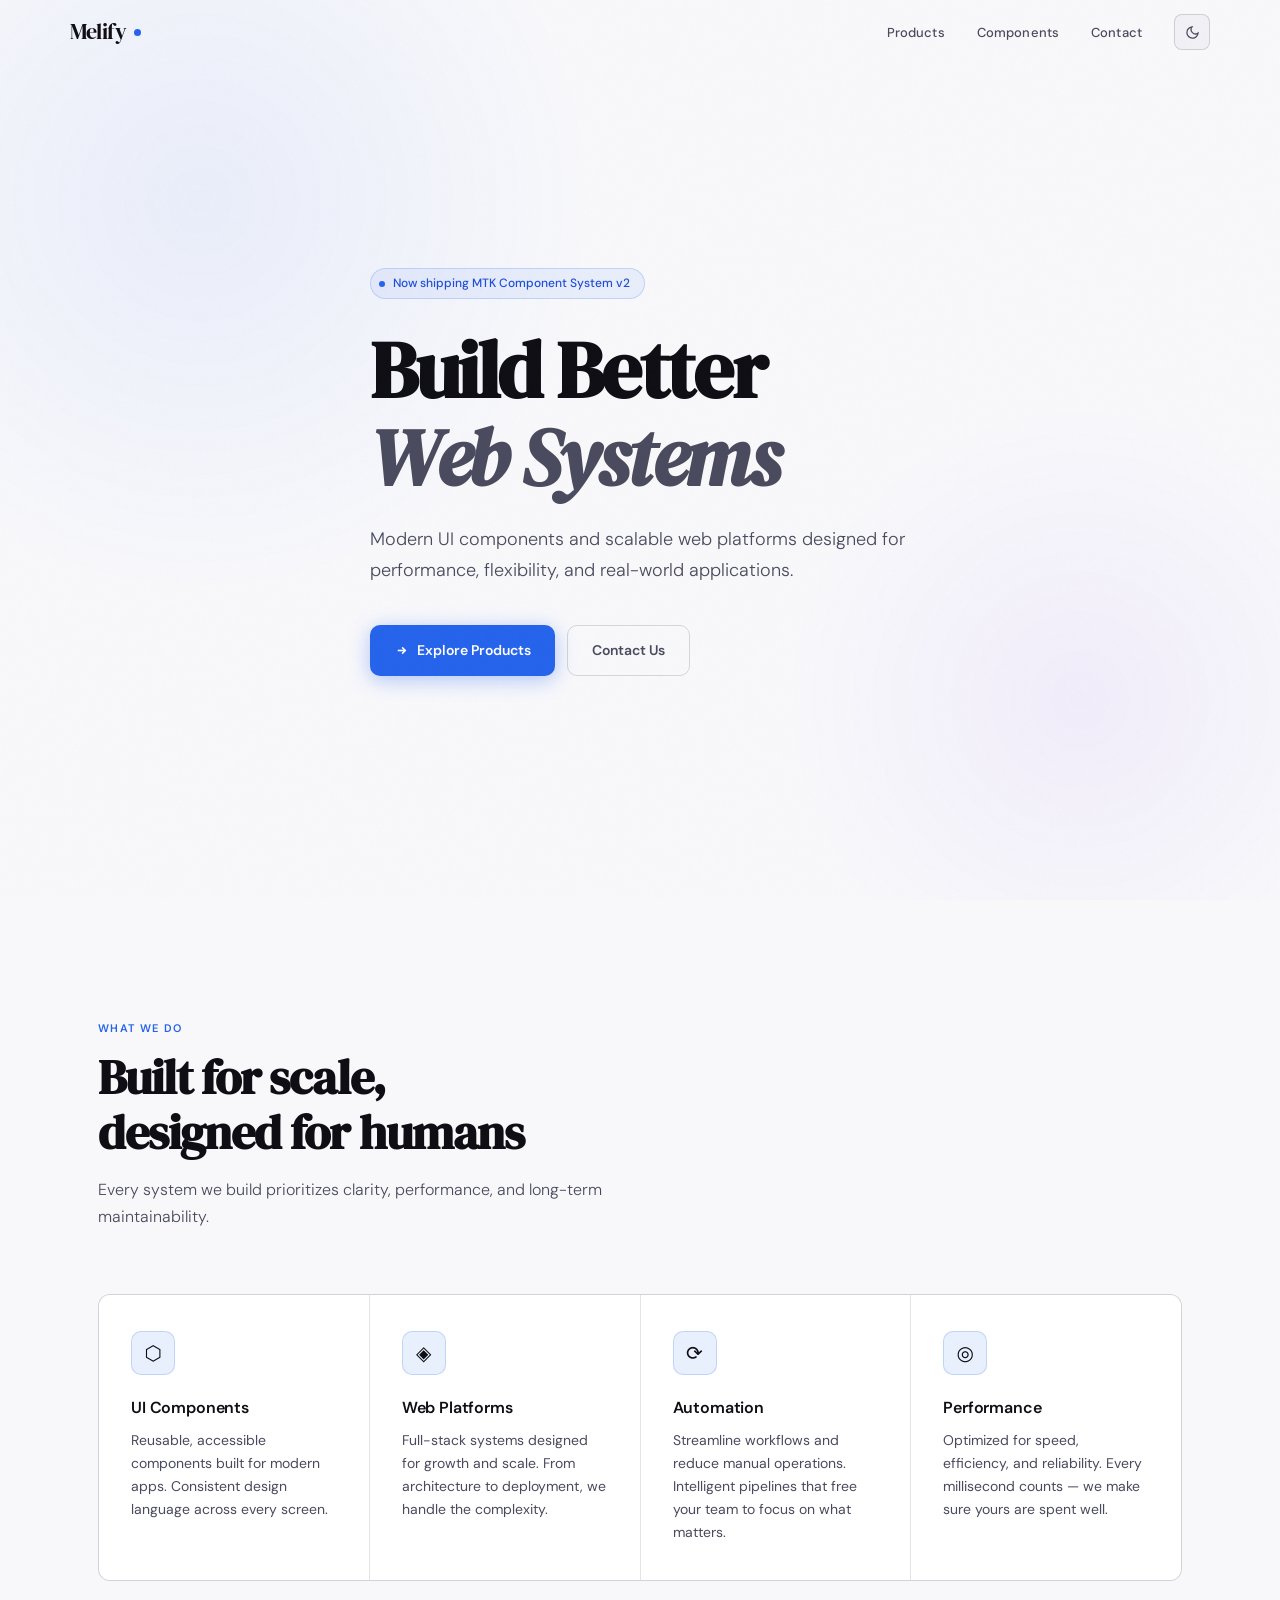
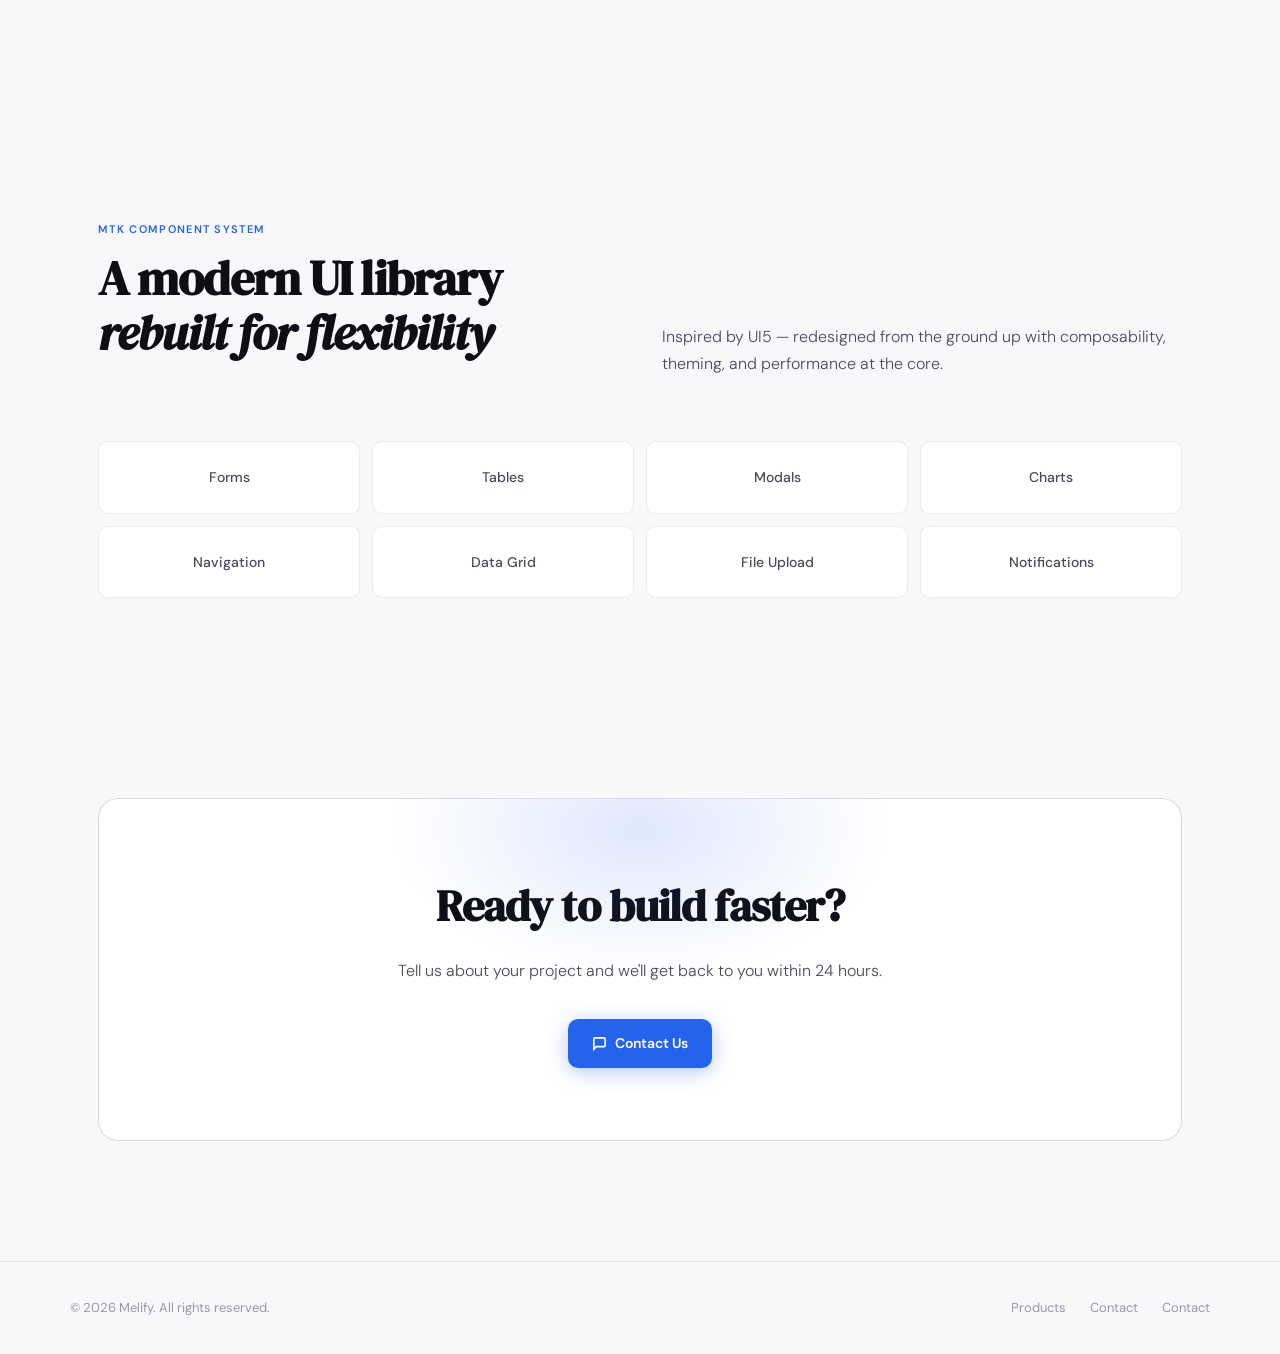
<file: claude/index.html>
<!DOCTYPE html>
<html lang="en">
<head>
<meta charset="UTF-8" />
<meta name="viewport" content="width=device-width, initial-scale=1.0" />
<title>Melify — Modern Web Systems</title>
<link rel="preconnect" href="https://fonts.googleapis.com">
<link rel="preconnect" href="https://fonts.gstatic.com" crossorigin>
<link href="https://fonts.googleapis.com/css2?family=DM+Serif+Display:ital@0;1&family=DM+Sans:ital,opsz,wght@0,9..40,300;0,9..40,400;0,9..40,500;0,9..40,600;1,9..40,300&display=swap" rel="stylesheet">
<link rel="stylesheet" href="styles.css">
</head>
<body>

<div class="bg-mesh"></div>

<nav id="mainNav">
  <div class="nav-inner">
    <a href="index.html" class="nav-logo">Melify<span class="nav-logo-dot"></span></a>
    <ul class="nav-links">
      <li><a href="#services">Products</a></li>
      <li><a href="#components">Components</a></li>
      <li><a href="contact.html">Contact</a></li>
      <li>
        <button class="theme-toggle" id="themeToggle" title="Toggle light/dark mode" aria-label="Toggle theme">
          <svg id="themeIcon" width="15" height="15" viewBox="0 0 24 24" fill="none" stroke="currentColor" stroke-width="2">
            <path d="M21 12.79A9 9 0 1 1 11.21 3 7 7 0 0 0 21 12.79z"/>
          </svg>
        </button>
      </li>
    </ul>
  </div>
</nav>

<section class="hero">
  <div class="container">
    <div class="hero-inner">
      <div class="hero-badge"><span class="hero-badge-dot"></span>Now shipping MTK Component System v2</div>
      <h1>Build Better<br><em>Web Systems</em></h1>
      <p class="hero-sub">Modern UI components and scalable web platforms designed for performance, flexibility, and real-world applications.</p>
      <div class="hero-actions">
        <a href="#services" class="btn btn-primary">
          <svg width="15" height="15" viewBox="0 0 24 24" fill="none" stroke="currentColor" stroke-width="2.5"><polyline points="13 17 18 12 13 7"/><line x1="6" y1="12" x2="18" y2="12"/></svg>
          Explore Products
        </a>
        <a href="contact.html" class="btn btn-ghost">Contact Us</a>
      </div>
    </div>
  </div>
</section>

<section class="services" id="services">
  <div class="container">
    <div class="reveal">
      <div class="section-label">What We Do</div>
      <h2 class="section-title">Built for scale,<br>designed for humans</h2>
      <p class="section-sub">Every system we build prioritizes clarity, performance, and long-term maintainability.</p>
    </div>
    <div class="services-grid">
      <div class="service-card reveal reveal-delay-1"><div class="service-icon">⬡</div><h3>UI Components</h3><p>Reusable, accessible components built for modern apps. Consistent design language across every screen.</p></div>
      <div class="service-card reveal reveal-delay-2"><div class="service-icon">◈</div><h3>Web Platforms</h3><p>Full-stack systems designed for growth and scale. From architecture to deployment, we handle the complexity.</p></div>
      <div class="service-card reveal reveal-delay-3"><div class="service-icon">⟳</div><h3>Automation</h3><p>Streamline workflows and reduce manual operations. Intelligent pipelines that free your team to focus on what matters.</p></div>
      <div class="service-card reveal reveal-delay-4"><div class="service-icon">◎</div><h3>Performance</h3><p>Optimized for speed, efficiency, and reliability. Every millisecond counts — we make sure yours are spent well.</p></div>
    </div>
  </div>
</section>

<section class="components" id="components">
  <div class="container">
    <div class="components-header">
      <div class="reveal">
        <div class="section-label">MTK Component System</div>
        <h2 class="section-title">A modern UI library<br><em>rebuilt for flexibility</em></h2>
      </div>
      <p class="section-sub reveal reveal-delay-1">Inspired by UI5 — redesigned from the ground up with composability, theming, and performance at the core.</p>
    </div>
    <div class="components-grid">
      <div class="component-pill reveal reveal-delay-1">Forms</div>
      <div class="component-pill reveal reveal-delay-2">Tables</div>
      <div class="component-pill reveal reveal-delay-3">Modals</div>
      <div class="component-pill reveal reveal-delay-4">Charts</div>
      <div class="component-pill reveal reveal-delay-1">Navigation</div>
      <div class="component-pill reveal reveal-delay-2">Data Grid</div>
      <div class="component-pill reveal reveal-delay-3">File Upload</div>
      <div class="component-pill reveal reveal-delay-4">Notifications</div>
    </div>
  </div>
</section>

<section class="cta-strip">
  <div class="container">
    <div class="cta-box reveal">
      <h2>Ready to build faster?</h2>
      <p>Tell us about your project and we'll get back to you within 24 hours.</p>
      <div class="cta-actions">
        <a href="contact.html" class="btn btn-primary">
          <svg width="15" height="15" viewBox="0 0 24 24" fill="none" stroke="currentColor" stroke-width="2.5"><path d="M21 15a2 2 0 0 1-2 2H7l-4 4V5a2 2 0 0 1 2-2h14a2 2 0 0 1 2 2z"/></svg>
          Contact Us
        </a>
      </div>
    </div>
  </div>
</section>

<footer>
  <div class="footer-inner">
    <span class="footer-copy">© 2026 Melify. All rights reserved.</span>
    <div class="footer-links">
      <a href="#services">Products</a>
      <a href="contact.html">Contact</a>
      <a href="contact.html">Contact</a>
    </div>
  </div>
</footer>

<script src="app.js"></script>
</body>
</html>
</file>
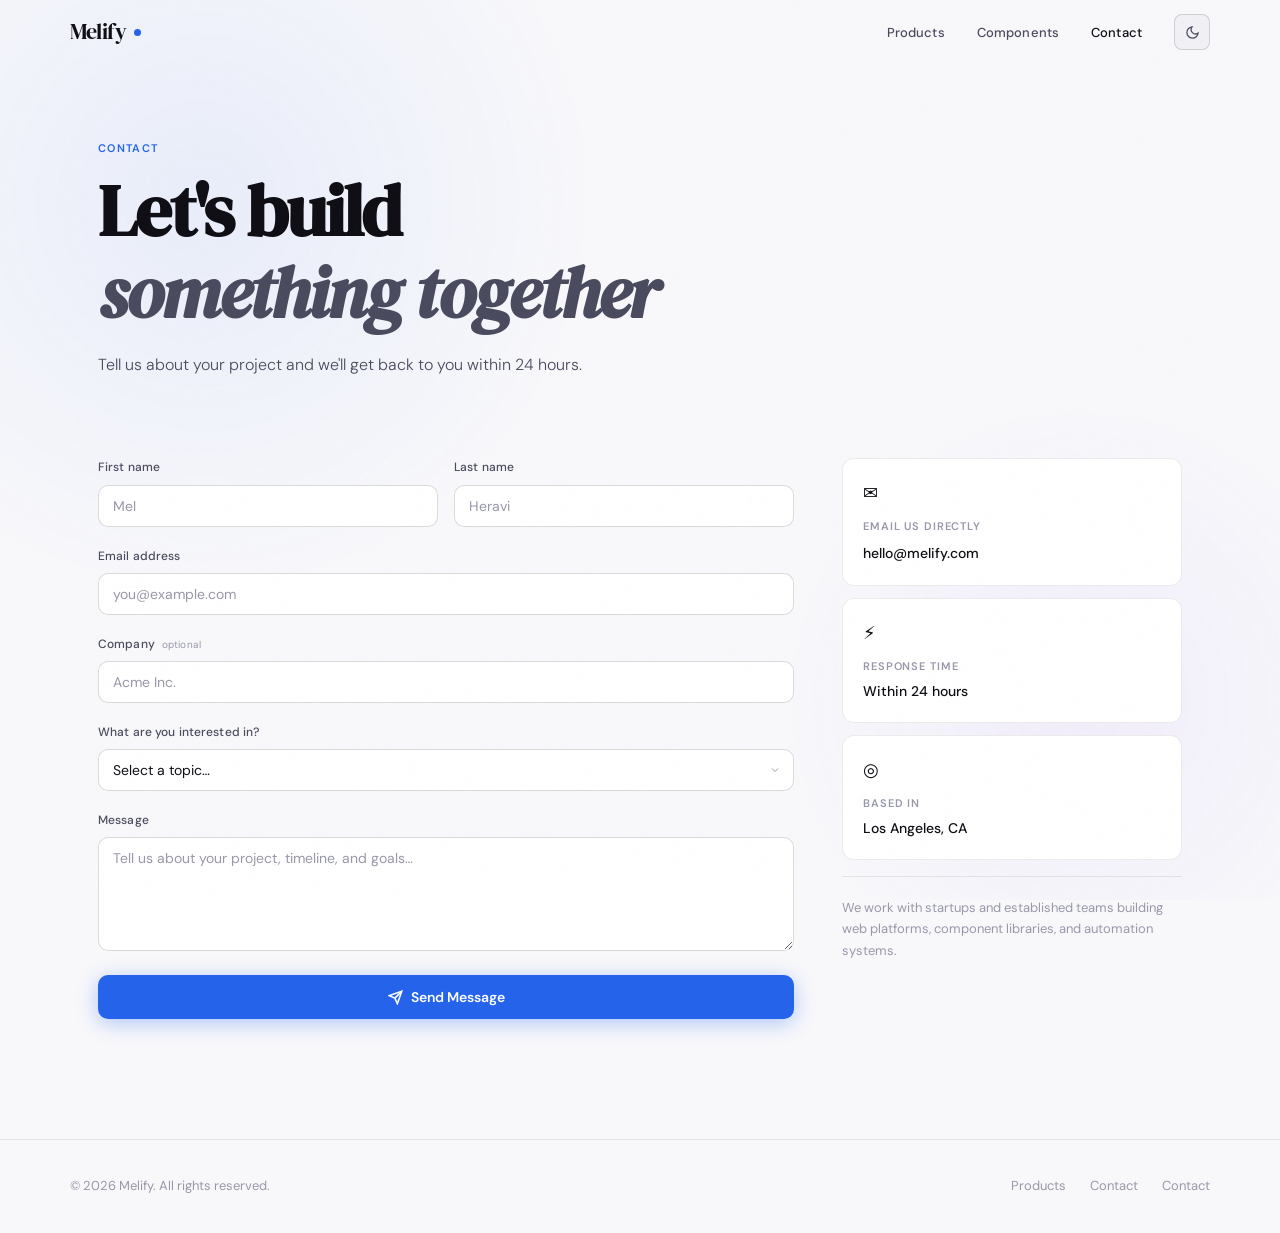
<file: claude/contact.html>
<!DOCTYPE html>
<html lang="en">
<head>
<meta charset="UTF-8" />
<meta name="viewport" content="width=device-width, initial-scale=1.0" />
<title>Contact — Melify</title>
<link rel="preconnect" href="https://fonts.googleapis.com">
<link rel="preconnect" href="https://fonts.gstatic.com" crossorigin>
<link href="https://fonts.googleapis.com/css2?family=DM+Serif+Display:ital@0;1&family=DM+Sans:ital,opsz,wght@0,9..40,300;0,9..40,400;0,9..40,500;0,9..40,600;1,9..40,300&display=swap" rel="stylesheet">
<link rel="stylesheet" href="styles.css">
</head>
<body>

<div class="bg-mesh"></div>

<nav id="mainNav">
  <div class="nav-inner">
    <a href="index.html" class="nav-logo">Melify<span class="nav-logo-dot"></span></a>
    <ul class="nav-links">
      <li><a href="index.html#services">Products</a></li>
      <li><a href="index.html#components">Components</a></li>
      <li><a href="contact.html" class="nav-active">Contact</a></li>
      <li>
        <button class="theme-toggle" id="themeToggle" title="Toggle light/dark mode" aria-label="Toggle theme">
          <svg id="themeIcon" width="15" height="15" viewBox="0 0 24 24" fill="none" stroke="currentColor" stroke-width="2">
            <path d="M21 12.79A9 9 0 1 1 11.21 3 7 7 0 0 0 21 12.79z"/>
          </svg>
        </button>
      </li>
    </ul>
  </div>
</nav>

<section class="contact-hero">
  <div class="container">
    <div class="contact-hero-inner">
      <div class="section-label">Contact</div>
      <h1 class="section-title" style="font-family:var(--serif);font-size:clamp(40px,6vw,72px);letter-spacing:-0.03em;margin-bottom:16px;">
        Let's build<br><em style="color:var(--text-2)">something together</em>
      </h1>
      <p class="section-sub">Tell us about your project and we'll get back to you within 24 hours.</p>
    </div>
  </div>
</section>

<section class="contact-body">
  <div class="container">
    <div class="contact-grid">

      <!-- ── Form ── -->
      <div class="contact-form-wrap reveal">
        <form class="contact-form" id="contactForm" novalidate>
          <div class="form-row">
            <div class="form-field">
              <label for="fname">First name</label>
              <input type="text" id="fname" name="fname" placeholder="Mel" autocomplete="given-name" required />
            </div>
            <div class="form-field">
              <label for="lname">Last name</label>
              <input type="text" id="lname" name="lname" placeholder="Heravi" autocomplete="family-name" />
            </div>
          </div>
          <div class="form-field">
            <label for="email">Email address</label>
            <input type="email" id="email" name="email" placeholder="you@example.com" autocomplete="email" required />
          </div>
          <div class="form-field">
            <label for="company">Company <span class="form-optional">optional</span></label>
            <input type="text" id="company" name="company" placeholder="Acme Inc." autocomplete="organization" />
          </div>
          <div class="form-field">
            <label for="subject">What are you interested in?</label>
            <select id="subject" name="subject">
              <option value="" disabled selected>Select a topic…</option>
              <option value="ui">UI Components</option>
              <option value="platform">Web Platform</option>
              <option value="automation">Automation</option>
              <option value="performance">Performance</option>
              <option value="other">Other</option>
            </select>
          </div>
          <div class="form-field">
            <label for="message">Message</label>
            <textarea id="message" name="message" rows="5" placeholder="Tell us about your project, timeline, and goals…" required></textarea>
          </div>
          <button type="submit" class="btn btn-primary contact-submit" id="submitBtn">
            <svg width="15" height="15" viewBox="0 0 24 24" fill="none" stroke="currentColor" stroke-width="2.5">
              <line x1="22" y1="2" x2="11" y2="13"/><polygon points="22 2 15 22 11 13 2 9 22 2"/>
            </svg>
            Send Message
          </button>
          <div class="form-success" id="formSuccess">
            <svg width="18" height="18" viewBox="0 0 24 24" fill="none" stroke="currentColor" stroke-width="2.5">
              <polyline points="20 6 9 17 4 12"/>
            </svg>
            Message sent — we'll be in touch soon!
          </div>
          <div class="form-error" id="formError">Please fill in all required fields.</div>
        </form>
      </div>

      <!-- ── Info ── -->
      <div class="contact-info reveal reveal-delay-2">
        <div class="contact-info-card">
          <div class="contact-info-icon">✉</div>
          <div class="contact-info-label">Email us directly</div>
          <a href="mailto:hello@melify.com" class="contact-info-value">hello@melify.com</a>
        </div>
        <div class="contact-info-card">
          <div class="contact-info-icon">⚡</div>
          <div class="contact-info-label">Response time</div>
          <div class="contact-info-value">Within 24 hours</div>
        </div>
        <div class="contact-info-card">
          <div class="contact-info-icon">◎</div>
          <div class="contact-info-label">Based in</div>
          <div class="contact-info-value">Los Angeles, CA</div>
        </div>
        <div class="contact-info-divider"></div>
        <p class="contact-info-note">
          We work with startups and established teams building web platforms, component libraries, and automation systems.
        </p>
      </div>

    </div>
  </div>
</section>

<footer>
  <div class="footer-inner">
    <span class="footer-copy">© 2026 Melify. All rights reserved.</span>
    <div class="footer-links">
      <a href="index.html#services">Products</a>
      <a href="contact.html">Contact</a>
      <a href="contact.html">Contact</a>
    </div>
  </div>
</footer>

<script src="app.js"></script>
<script>
// ── Contact form ────────────────────────────────────────────────────────────
document.getElementById('contactForm').addEventListener('submit', function(e) {
  e.preventDefault();
  const fname   = document.getElementById('fname').value.trim();
  const email   = document.getElementById('email').value.trim();
  const message = document.getElementById('message').value.trim();
  const errEl   = document.getElementById('formError');
  const sucEl   = document.getElementById('formSuccess');
  const btn     = document.getElementById('submitBtn');

  errEl.classList.remove('show');
  sucEl.classList.remove('show');

  if (!fname || !email || !message) {
    errEl.classList.add('show');
    return;
  }

  // Simulate send
  btn.disabled = true;
  btn.innerHTML = '<svg width="15" height="15" viewBox="0 0 24 24" fill="none" stroke="currentColor" stroke-width="2.5"><path d="M12 2v4M12 18v4M4.93 4.93l2.83 2.83M16.24 16.24l2.83 2.83M2 12h4M18 12h4M4.93 19.07l2.83-2.83M16.24 7.76l2.83-2.83"/></svg> Sending…';

  setTimeout(() => {
    sucEl.classList.add('show');
    btn.disabled = false;
    btn.innerHTML = '<svg width="15" height="15" viewBox="0 0 24 24" fill="none" stroke="currentColor" stroke-width="2.5"><line x1="22" y1="2" x2="11" y2="13"/><polygon points="22 2 15 22 11 13 2 9 22 2"/></svg> Send Message';
    document.getElementById('contactForm').reset();
  }, 1200);
});
</script>
</body>
</html>
</file>
<file: claude/styles.css>
/* ── Reset & Base ─────────────────────────────────────────────────────────── */
*, *::before, *::after { box-sizing: border-box; margin: 0; padding: 0; }

:root {
  --bg:          #08080a;
  --bg-1:        #0e0e12;
  --bg-2:        #141418;
  --border:      rgba(255,255,255,0.07);
  --border-hi:   rgba(255,255,255,0.13);
  --text:        #f0f0f2;
  --text-2:      #9898a8;
  --text-3:      #52525e;
  --accent:      #2563eb;
  --accent-2:    #7c3aed;
  --accent-glow: rgba(37,99,235,0.25);
  --serif:       'DM Serif Display', Georgia, serif;
  --sans:        'DM Sans', system-ui, sans-serif;
  --radius:      12px;
}

/* ── Light theme ─────────────────────────────────────────────────────────── */
html.light {
  --bg:          #f8f8fb;
  --bg-1:        #ffffff;
  --bg-2:        #f0f0f5;
  --border:      rgba(0,0,0,0.08);
  --border-hi:   rgba(0,0,0,0.14);
  --text:        #0e0e14;
  --text-2:      #4a4a5e;
  --text-3:      #9898aa;
  --accent:      #2563eb;
  --accent-2:    #7c3aed;
  --accent-glow: rgba(37,99,235,0.15);
}
html.light body { background: var(--bg); }
html.light nav.scrolled {
  background: rgba(248,248,251,0.88);
  border-bottom: 1px solid var(--border);
}
html.light .bg-mesh::before {
  background: radial-gradient(circle, rgba(37,99,235,0.07) 0%, transparent 70%);
}
html.light .bg-mesh::after {
  background: radial-gradient(circle, rgba(124,58,237,0.06) 0%, transparent 70%);
}
html.light .hero-badge {
  background: rgba(37,99,235,0.07);
  border-color: rgba(37,99,235,0.2);
  color: #1d4ed8;
}
html.light .hero-badge-dot { background: #2563eb; }
html.light .services-grid  { background: var(--border); }
html.light .service-card   { background: var(--bg-1); }
html.light .service-card:hover { background: var(--bg-2); }

html { scroll-behavior: smooth; }

/* ── Global theme transitions ─────────────────────────────────────────────── */
*, *::before, *::after {
  transition: background-color 220ms ease, border-color 220ms ease, color 220ms ease;
}
.btn, .service-card, .component-pill, .reveal, .nav-cta {
  transition: background-color 220ms ease, border-color 220ms ease,
              color 220ms ease, transform 160ms ease,
              box-shadow 160ms ease, opacity 0.65s ease;
}

/* ── Theme toggle ─────────────────────────────────────────────────────────── */
.theme-toggle {
  width: 36px;
  height: 36px;
  border-radius: 8px;
  background: var(--bg-2);
  border: 1px solid var(--border-hi);
  cursor: pointer;
  display: flex;
  align-items: center;
  justify-content: center;
  color: var(--text-2);
  flex-shrink: 0;
  transition: background 180ms, border-color 180ms, color 180ms, transform 180ms;
}
.theme-toggle:hover {
  color: var(--text);
  background: var(--bg-1);
  transform: scale(1.05);
}

/* ── Body & base ──────────────────────────────────────────────────────────── */
body {
  font-family: var(--sans);
  background: var(--bg);
  color: var(--text);
  line-height: 1.6;
  overflow-x: hidden;
  -webkit-font-smoothing: antialiased;
}
a { text-decoration: none; color: inherit; }

/* ── Noise texture overlay ────────────────────────────────────────────────── */
body::before {
  content: '';
  position: fixed;
  inset: 0;
  background-image: url("data:image/svg+xml,%3Csvg viewBox='0 0 256 256' xmlns='http://www.w3.org/2000/svg'%3E%3Cfilter id='noise'%3E%3CfeTurbulence type='fractalNoise' baseFrequency='0.9' numOctaves='4' stitchTiles='stitch'/%3E%3C/filter%3E%3Crect width='100%25' height='100%25' filter='url(%23noise)' opacity='0.04'/%3E%3C/svg%3E");
  pointer-events: none;
  z-index: 999;
  opacity: 0.4;
}

/* ── Gradient mesh background ─────────────────────────────────────────────── */
.bg-mesh {
  position: fixed;
  inset: 0;
  pointer-events: none;
  z-index: 0;
  overflow: hidden;
}
.bg-mesh::before {
  content: '';
  position: absolute;
  width: 800px;
  height: 800px;
  border-radius: 50%;
  background: radial-gradient(circle, rgba(37,99,235,0.12) 0%, transparent 70%);
  top: -200px;
  left: -200px;
  animation: drift1 20s ease-in-out infinite alternate;
}
.bg-mesh::after {
  content: '';
  position: absolute;
  width: 600px;
  height: 600px;
  border-radius: 50%;
  background: radial-gradient(circle, rgba(124,58,237,0.1) 0%, transparent 70%);
  bottom: -100px;
  right: -100px;
  animation: drift2 25s ease-in-out infinite alternate;
}
@keyframes drift1 {
  from { transform: translate(0, 0) scale(1); }
  to   { transform: translate(80px, 60px) scale(1.1); }
}
@keyframes drift2 {
  from { transform: translate(0, 0) scale(1); }
  to   { transform: translate(-60px, -40px) scale(1.15); }
}

/* ── Layout ───────────────────────────────────────────────────────────────── */
.container {
  max-width: 1140px;
  margin: 0 auto;
  padding: 0 28px;
  position: relative;
  z-index: 1;
}

/* ── Nav ──────────────────────────────────────────────────────────────────── */
nav {
  position: fixed;
  top: 0; left: 0; right: 0;
  z-index: 100;
  padding: 0 28px;
  transition: background 300ms, border-color 300ms;
}
nav.scrolled {
  background: rgba(8,8,10,0.88);
  backdrop-filter: blur(16px);
  border-bottom: 1px solid var(--border);
}
.nav-inner {
  max-width: 1140px;
  margin: 0 auto;
  height: 64px;
  display: flex;
  align-items: center;
  justify-content: space-between;
}
.nav-logo {
  font-family: var(--serif);
  font-size: 22px;
  letter-spacing: -0.02em;
  color: var(--text);
  display: flex;
  align-items: center;
  gap: 8px;
}
.nav-logo-dot {
  width: 7px;
  height: 7px;
  border-radius: 50%;
  background: var(--accent);
  display: inline-block;
}
.nav-links {
  display: flex;
  align-items: center;
  gap: 32px;
  list-style: none;
}
.nav-links a {
  font-size: 13px;
  font-weight: 500;
  color: var(--text-2);
  transition: color 180ms;
  letter-spacing: 0.01em;
}
.nav-links a:hover { color: var(--text); }
.nav-cta {
  background: var(--accent);
  color: #fff !important;
  padding: 8px 18px;
  border-radius: 8px;
  font-weight: 600 !important;
  transition: background 180ms, transform 180ms !important;
}
.nav-cta:hover { background: #1d4ed8 !important; transform: translateY(-1px); }

/* ── Hero ─────────────────────────────────────────────────────────────────── */
.hero {
  min-height: 100vh;
  display: flex;
  align-items: center;
  padding-top: 64px;
  position: relative;
}
.hero-inner {
  padding: 100px 0 120px;
  max-width: 760px;
}
.hero-badge {
  display: inline-flex;
  align-items: center;
  gap: 8px;
  background: rgba(37,99,235,0.1);
  border: 1px solid rgba(37,99,235,0.25);
  border-radius: 99px;
  padding: 5px 14px 5px 8px;
  font-size: 12px;
  font-weight: 500;
  color: #93bbfc;
  margin-bottom: 28px;
  animation: fadeUp 0.6s ease both;
}
.hero-badge-dot {
  width: 6px; height: 6px;
  border-radius: 50%;
  background: #2563eb;
  animation: pulse 2s infinite;
}
@keyframes pulse {
  0%, 100% { opacity: 1; transform: scale(1); }
  50%       { opacity: 0.5; transform: scale(0.8); }
}
.hero h1 {
  font-family: var(--serif);
  font-size: clamp(44px, 7vw, 80px);
  line-height: 1.08;
  letter-spacing: -0.03em;
  margin-bottom: 24px;
  animation: fadeUp 0.6s 0.1s ease both;
}
.hero h1 em { font-style: italic; color: var(--text-2); }
.hero-sub {
  font-size: 18px;
  color: var(--text-2);
  max-width: 540px;
  line-height: 1.7;
  margin-bottom: 40px;
  font-weight: 300;
  animation: fadeUp 0.6s 0.2s ease both;
}
.hero-actions {
  display: flex;
  gap: 12px;
  flex-wrap: wrap;
  animation: fadeUp 0.6s 0.3s ease both;
}

/* ── Buttons ──────────────────────────────────────────────────────────────── */
.btn {
  display: inline-flex;
  align-items: center;
  gap: 8px;
  padding: 13px 24px;
  border-radius: 10px;
  font-family: var(--sans);
  font-size: 14px;
  font-weight: 600;
  cursor: pointer;
  border: none;
  transition: transform 160ms, background 160ms, box-shadow 160ms;
  text-decoration: none;
}
.btn:hover { transform: translateY(-2px); }
.btn-primary {
  background: var(--accent);
  color: #fff;
  box-shadow: 0 4px 20px rgba(37,99,235,0.35);
}
.btn-primary:hover {
  background: #1d4ed8;
  box-shadow: 0 6px 28px rgba(37,99,235,0.5);
}
.btn-ghost {
  background: transparent;
  color: var(--text-2);
  border: 1px solid var(--border-hi);
}
.btn-ghost:hover { color: var(--text); background: var(--bg-2); }

/* ── Section titles ───────────────────────────────────────────────────────── */
.section-label {
  font-size: 11px;
  font-weight: 600;
  letter-spacing: 0.12em;
  text-transform: uppercase;
  color: var(--accent);
  margin-bottom: 12px;
}
.section-title {
  font-family: var(--serif);
  font-size: clamp(32px, 4vw, 48px);
  line-height: 1.15;
  letter-spacing: -0.02em;
  margin-bottom: 16px;
}
.section-sub {
  font-size: 16px;
  color: var(--text-2);
  max-width: 520px;
  line-height: 1.7;
  font-weight: 300;
}

/* ── Services ─────────────────────────────────────────────────────────────── */
.services { padding: 120px 0; }
.services-grid {
  display: grid;
  grid-template-columns: repeat(auto-fit, minmax(260px, 1fr));
  gap: 1px;
  background: var(--border);
  border: 1px solid var(--border);
  border-radius: var(--radius);
  overflow: hidden;
  margin-top: 64px;
}
.service-card {
  background: var(--bg-1);
  padding: 36px 32px;
  position: relative;
  overflow: hidden;
  transition: background 220ms;
}
.service-card::before {
  content: '';
  position: absolute;
  inset: 0;
  background: radial-gradient(circle at 0% 0%, rgba(37,99,235,0.06), transparent 60%);
  opacity: 0;
  transition: opacity 300ms;
}
.service-card:hover { background: var(--bg-2); }
.service-card:hover::before { opacity: 1; }
.service-icon {
  width: 44px;
  height: 44px;
  border-radius: 10px;
  background: rgba(37,99,235,0.1);
  border: 1px solid rgba(37,99,235,0.2);
  display: flex;
  align-items: center;
  justify-content: center;
  margin-bottom: 20px;
  font-size: 20px;
}
.service-card h3 {
  font-size: 16px;
  font-weight: 600;
  margin-bottom: 8px;
  letter-spacing: -0.01em;
}
.service-card p { font-size: 14px; color: var(--text-2); line-height: 1.65; }

/* ── Components ───────────────────────────────────────────────────────────── */
.components { padding: 120px 0; }
.components-header {
  display: flex;
  justify-content: space-between;
  align-items: flex-end;
  margin-bottom: 64px;
  gap: 40px;
  flex-wrap: wrap;
}
.components-grid {
  display: grid;
  grid-template-columns: repeat(4, 1fr);
  gap: 12px;
}
@media (max-width: 800px) {
  .components-grid { grid-template-columns: repeat(2, 1fr); }
}
.component-pill {
  background: var(--bg-1);
  border: 1px solid var(--border);
  border-radius: 10px;
  padding: 24px 20px;
  text-align: center;
  font-size: 14px;
  font-weight: 500;
  color: var(--text-2);
  cursor: pointer;
  transition: border-color 200ms, color 200ms, background 200ms, transform 200ms;
  position: relative;
  overflow: hidden;
}
.component-pill::after {
  content: '';
  position: absolute;
  bottom: 0; left: 0; right: 0;
  height: 2px;
  background: linear-gradient(90deg, var(--accent), var(--accent-2));
  transform: scaleX(0);
  transition: transform 200ms;
}
.component-pill:hover {
  border-color: var(--border-hi);
  color: var(--text);
  background: var(--bg-2);
  transform: translateY(-3px);
}
.component-pill:hover::after { transform: scaleX(1); }

/* ── CTA ──────────────────────────────────────────────────────────────────── */
.cta-strip { padding: 80px 0 120px; }
.cta-box {
  background: var(--bg-1);
  border: 1px solid var(--border-hi);
  border-radius: 20px;
  padding: 72px 64px;
  text-align: center;
  position: relative;
  overflow: hidden;
}
.cta-box::before {
  content: '';
  position: absolute;
  top: -120px; left: 50%;
  transform: translateX(-50%);
  width: 500px;
  height: 300px;
  background: radial-gradient(ellipse, rgba(37,99,235,0.15) 0%, transparent 70%);
  pointer-events: none;
}
.cta-box h2 {
  font-family: var(--serif);
  font-size: clamp(28px, 4vw, 44px);
  letter-spacing: -0.02em;
  margin-bottom: 16px;
}
.cta-box p { color: var(--text-2); font-size: 16px; margin-bottom: 36px; font-weight: 300; }
.cta-actions { display: flex; justify-content: center; gap: 12px; flex-wrap: wrap; }

/* ── Footer ───────────────────────────────────────────────────────────────── */
footer {
  border-top: 1px solid var(--border);
  padding: 36px 28px;
  position: relative;
  z-index: 1;
}
.footer-inner {
  max-width: 1140px;
  margin: 0 auto;
  display: flex;
  justify-content: space-between;
  align-items: center;
  flex-wrap: wrap;
  gap: 16px;
}
.footer-copy { font-size: 13px; color: var(--text-3); }
.footer-links { display: flex; gap: 24px; }
.footer-links a { font-size: 13px; color: var(--text-3); transition: color 160ms; }
.footer-links a:hover { color: var(--text-2); }

/* ── Scroll reveal ────────────────────────────────────────────────────────── */
.reveal {
  opacity: 0;
  transform: translateY(24px);
  transition: opacity 0.65s ease, transform 0.65s ease;
}
.reveal.visible { opacity: 1; transform: translateY(0); }
.reveal-delay-1 { transition-delay: 0.1s; }
.reveal-delay-2 { transition-delay: 0.2s; }
.reveal-delay-3 { transition-delay: 0.3s; }
.reveal-delay-4 { transition-delay: 0.4s; }

/* ── Animations ───────────────────────────────────────────────────────────── */
@keyframes fadeUp {
  from { opacity: 0; transform: translateY(20px); }
  to   { opacity: 1; transform: translateY(0); }
}

/* ── Mobile ───────────────────────────────────────────────────────────────── */
@media (max-width: 640px) {
  .nav-links { display: none; }
  .hero-inner { padding: 80px 0; }
  .services { padding: 80px 0; }
  .components { padding: 80px 0; }
  .cta-box { padding: 48px 28px; }
  .components-grid { grid-template-columns: repeat(2, 1fr); }
}

/* ── Nav active state ─────────────────────────────────────────────────────── */
.nav-active { color: var(--text) !important; }

/* ── Contact hero ─────────────────────────────────────────────────────────── */
.contact-hero {
  padding: 140px 0 60px;
  position: relative;
  z-index: 1;
}
.contact-hero-inner { max-width: 640px; }

/* ── Contact body ─────────────────────────────────────────────────────────── */
.contact-body { padding: 20px 0 120px; position: relative; z-index: 1; }

.contact-grid {
  display: grid;
  grid-template-columns: 1fr 340px;
  gap: 48px;
  align-items: start;
}
@media (max-width: 860px) {
  .contact-grid { grid-template-columns: 1fr; }
}

/* ── Form ─────────────────────────────────────────────────────────────────── */
.contact-form {
  display: flex;
  flex-direction: column;
  gap: 20px;
}
.form-row {
  display: grid;
  grid-template-columns: 1fr 1fr;
  gap: 16px;
}
@media (max-width: 500px) { .form-row { grid-template-columns: 1fr; } }

.form-field {
  display: flex;
  flex-direction: column;
  gap: 7px;
}
.form-field label {
  font-size: 12px;
  font-weight: 500;
  color: var(--text-2);
  letter-spacing: 0.01em;
}
.form-optional {
  font-size: 10px;
  color: var(--text-3);
  font-weight: 400;
  margin-left: 4px;
}
.form-field input,
.form-field select,
.form-field textarea {
  background: var(--bg-1);
  border: 1px solid var(--border-hi);
  border-radius: 10px;
  color: var(--text);
  font-family: var(--sans);
  font-size: 14px;
  padding: 11px 14px;
  outline: none;
  transition: border-color 180ms, background 180ms;
  width: 100%;
  resize: vertical;
  appearance: none;
}
.form-field input::placeholder,
.form-field textarea::placeholder { color: var(--text-3); }
.form-field input:focus,
.form-field select:focus,
.form-field textarea:focus {
  border-color: var(--accent);
  background: var(--bg-2);
}
.form-field select {
  background-image: url("data:image/svg+xml,%3Csvg xmlns='http://www.w3.org/2000/svg' width='12' height='12' viewBox='0 0 24 24' fill='none' stroke='%239898a8' stroke-width='2'%3E%3Cpolyline points='6 9 12 15 18 9'/%3E%3C/svg%3E");
  background-repeat: no-repeat;
  background-position: right 12px center;
  padding-right: 36px;
  cursor: pointer;
}
.contact-submit { width: 100%; justify-content: center; margin-top: 4px; }

.form-success {
  display: none;
  align-items: center;
  gap: 10px;
  background: rgba(34,197,94,0.08);
  border: 1px solid rgba(34,197,94,0.25);
  border-radius: 10px;
  padding: 12px 16px;
  font-size: 13px;
  color: #4ade80;
}
.form-success.show { display: flex; }

.form-error {
  display: none;
  font-size: 12px;
  color: #f87171;
  padding: 10px 14px;
  background: rgba(248,113,113,0.08);
  border: 1px solid rgba(248,113,113,0.2);
  border-radius: 8px;
}
.form-error.show { display: block; }

/* ── Contact info sidebar ─────────────────────────────────────────────────── */
.contact-info {
  display: flex;
  flex-direction: column;
  gap: 12px;
  position: sticky;
  top: 84px;
}
.contact-info-card {
  background: var(--bg-1);
  border: 1px solid var(--border);
  border-radius: 12px;
  padding: 20px 20px;
}
.contact-info-icon {
  font-size: 18px;
  margin-bottom: 10px;
}
.contact-info-label {
  font-size: 11px;
  font-weight: 600;
  letter-spacing: 0.08em;
  text-transform: uppercase;
  color: var(--text-3);
  margin-bottom: 4px;
}
.contact-info-value {
  font-size: 14px;
  font-weight: 500;
  color: var(--text);
  text-decoration: none;
}
a.contact-info-value:hover { color: var(--accent); }
.contact-info-divider {
  height: 1px;
  background: var(--border);
  margin: 4px 0;
}
.contact-info-note {
  font-size: 13px;
  color: var(--text-3);
  line-height: 1.65;
  padding: 4px 0;
}
</file>
